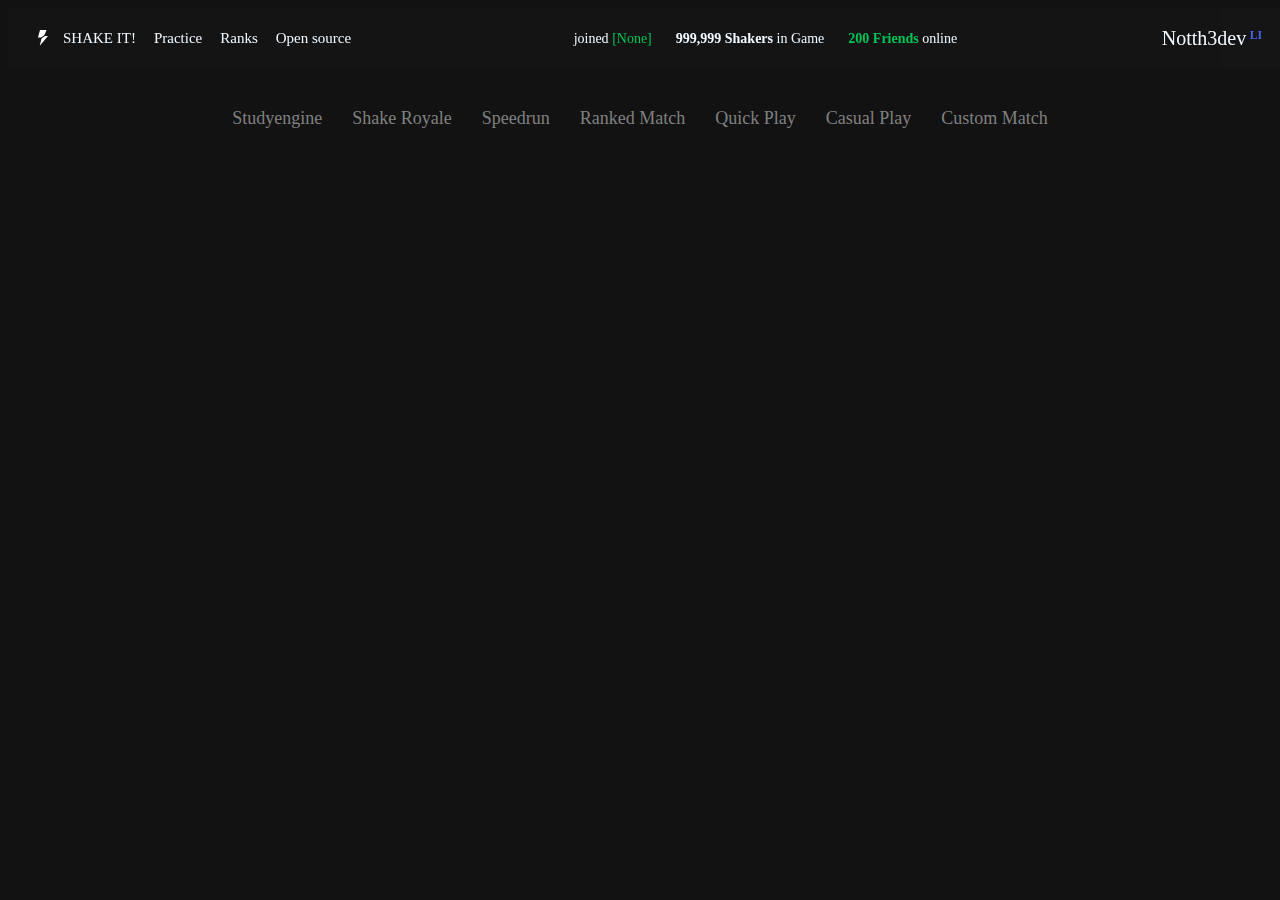
<file: matchlobby/index.html>
<!DOCTYPE html>
<html lang="en">
<head>
    <meta charset="UTF-8">
    <meta name="viewport" content="width=device-width, initial-scale=1.0">
    <title>Shakecode</title>
    <link rel="icon" type="image/x-icon" href="./asset/FAVICON.svg">
    <link rel="stylesheet" href="styles.css">
    <link rel="stylesheet" href="root.css">
</head>
<body>
    <div id="overlay" style="display: none;"></div>
    <div id="match-found-overlay" style="display: none;">
        <div class="overlay-content">
            <h2>Match Found!</h2>
            <p id="countdown-timer">5</p>
        </div>
    </div>
    
    
    <nav class="navbar">
        <div class="navbar-left">
            <img src="./asset/logo_img.svg" alt="Logo" class="logo">
            <a href="#" class="nav-link">SHAKE IT!</a>
            <a href="#" class="nav-link">Practice</a>
            <a href="#" class="nav-link">Ranks</a>
            <a href="#" class="nav-link">Open source</a>
        </div>
        <div class="navbar-mid">
            
            <span class="nav-text"><span class="highlight-gamestat" id="game-status">joined</span> <span id="game-name" style="color: var(--positive);">[None]</span></span>
            <span class="nav-text"><span class="highlight">999,999 Shakers</span> in Game</span>
            <span class="nav-text"><span class="highlight-green">200 Friends</span> online</span>
        </div>
        <div class="navbar-right">
            <span class="nav-text"><span class="username">Notth3dev</span> <span class="highlight-tier">B2</span></span>
        </div>
        
        
    </nav>

    <div class="tab-container">
        <div class="tabs">
            <span class="tab-item" onclick="showContent('studyengine', event)">Studyengine</span>
            <span class="tab-item" onclick="showContent('snakeRoyale', event)">Shake Royale</span>
            <span class="tab-item" onclick="showContent('speedrun', event)">Speedrun</span>
            <span class="tab-item" onclick="showContent('rankedMatch', event)">Ranked Match</span>
            <span class="tab-item" onclick="showContent('quickPlay', event)">Quick Play</span>
            <span class="tab-item" onclick="showContent('casualPlay', event)">Casual Play</span>
            <span class="tab-item" onclick="showContent('customMatch', event)">Custom Match</span>
        </div>
    </div>

    <div id="content" class="content">
        <div id="studyengine" class="content-item active">
            <h1>Studyengine</h1>
            <p>Attach Engine On your Study.</p>
            <p>learn / code with AI-based Studyengine</p>

        </div>
        <div id="snakeRoyale" class="content-item">
        <div class="discribe">1명이 남을때까지 경쟁합니다. 매 라운드 플레이어의 1/2이 탈락합니다.</div>
        <div class="number-overlay">
            <div class="userlv">57</div>
            <div class="center-content">
                <div class="countdown-container">
        <div class="countdown">
            <div class="game-start">
                <div class="label">Game starts in</div>
                <span id="time">31</span>
            </div>
            <div class="players-joined">
                <div class="label">Players Joined</div>
                <span id="players">88</span>
            </div>
        </div>
                <div class="username">Namwgwew</div>
            </div>
        </div>
        

        <div class="username-royale"></div>
        <div class="button-container">
            <button class="startbtn" data-game="Shake Royale">
                <div class="text-container">SHAKE IT!</div>
                <img src="./asset/logo_img.svg" alt="Logo" class="logo-inside-button">
            </button>
        </div>   
        <div class="queue">estimated time : 31s</div>
    </div>
        </div>


        <div id="speedrun" class="content-item">
            <div class="discribe">10분마다 문제가 초기화됩니다. 먼저 푸는 사람이 승리합니다.</div>
            <div class="number-overlay">
                <div class="userlv">57</div>
                <div class="center-content">
                    <div class="letter">S</div>
                    <div class="username">Namwgwew</div>
                </div>
            </div>

            <div class="button-container">
                <button class="startbtn" data-game="Speedrun">
                    <div class="text-container">SHAKE IT!</div>
                    <img src="./asset/logo_img.svg" alt="Logo" class="logo-inside-button">
                </button>
                
                <button class="startbtn">
                    <div class="text-container">
                        Review
                    </div>
                    <img src="./asset/logo_img.svg" alt="Logo" class="logo-inside-button">
                </button>
                
            </div>        
            
            <div class="queue">estimated time : 1m 25s</div>
        </div>
        
        
        <div id="rankedMatch" class="content-item">
            <div class="discribe">랭크를 두고 비슷한 실력의 사용자와 경쟁하세요. 본인의 실력을 보여주세요.</div>
            <div class="ranked-tier">VerylongTier IV</div>
            <div class="username">Player name</div>

                <div class="progress-title">League IV</div>
                <div class="progress-subtitle">
                    <span id="current-level">currnetlv</span>
                    <span style="font-size: 10px;">/<span id="level-max">levelmax</span></span>
                </div>
                
                <div class="progress-bar">
                    <div class="progress-bar-fill"></div>
                    <div class="progress-text-left">G2</div>
                    <div class="progress-text-right">G3</div>
                </div>

                <div class="button-container">
                    <button class="startbtn" data-game="Ranked Play">
                        <div class="text-container">SHAKE IT!</div>
                        <img src="./asset/logo_img.svg" alt="Logo" class="logo-inside-button">
                    </button>
                    
                    <button class="startbtn">
                        <div class="text-container">
                            Review
                        </div>
                        <img src="./asset/logo_img.svg" alt="Logo" class="logo-inside-button">
                    </button>
                    
                </div>
                <div class="queue">estimated time : 1m 25s</div>
                

        </div>

        <div id="quickPlay" class="content-item">
            <div class="discribe">빠른 플레이로 매치를 연습하세요.</div>
            <div class="number-overlay">
                <div class="userlv">57</div>
                <div class="center-content">
                    <div class="letter">Q</div>
                    <div class="username">Nojjjjjjj</div>
                </div>
            </div>

            <div class="button-container">
                <button class="startbtn" data-game="Quick Play">
                    <div class="text-container">SHAKE IT!</div>
                    <img src="./asset/logo_img.svg" alt="Logo" class="logo-inside-button">
                </button>
                
                <button class="startbtn">
                    <div class="text-container">
                        Review
                    </div>
                    <img src="./asset/logo_img.svg" alt="Logo" class="logo-inside-button">
                </button>
                
            </div>        
            
            <div class="queue">estimated time : 1m 25s</div>
                   
        </div>
        <div id="casualPlay" class="content-item">
            <div class="discribe">기본적인 모드입니다. 레벨을 올려 실력을 향상시키세요.</div>
            <div class="number-overlay">
                <div class="userlv">57</div>
                <div class="center-content">
                    <div class="letter">C</div>
                    <div class="username">Notth3dev</div>
                </div>
            </div>

            <div class="button-container">
                <button class="startbtn" data-game="Casual Play">
                    <div class="text-container">SHAKE IT!</div>
                    <img src="./asset/logo_img.svg" alt="Logo" class="logo-inside-button">
                </button>
                
                
                <button class="startbtn">
                    <div class="text-container">
                        Review
                    </div>
                    <img src="./asset/logo_img.svg" alt="Logo" class="logo-inside-button">
                </button>
                
            </div>        
            
            <div class="queue">estimated time : 1m 25s</div>
        </div>
        <div id="customMatch" class="content-item">
            <div class="customgame-container">
                <!-- Room Settings -->
                <div class="customgame-room-under">
                    <div class="customgame-settingbigtitle" style="font-size: 30px; font-weight: 20px;">Room settings</div>
                    <hr>
                    <div class="customgame-settingbigtitle">Basic</div>
                    <div class="customgame-settingtitle">Problem Set: <span class="customgame-settingpara">random</span></div>
                    <div class="customgame-settingtitle">Skills: <span class="customgame-settingpara-disabled">off</span></div>
                    <div class="customgame-settingtitle">Sudden death: <span class="customgame-settingpara-disabled">off</span></div>
    
                    <hr>
                    <div class="customgame-settingbigtitle">Players</div>
                    <div class="customgame-settingtitle">Max players : <span class="customgame-settingpara">6</span></div>
                    <div class="customgame-settingtitle">Min rank : <span class="customgame-settingpara-disabled">off</span></div>
                    <div class="customgame-settingtitle">Max rank : <span class="customgame-settingpara-disabled">off</span></div>
                </div>
                <div>
                    <div class="customgame-upper">
                    <div class="customgame-room-code">
                        
                        <div class="discribe">Room code</div>
                        <h1>560 1246</h1>
                        <p>Click to copy</p>
                    </div>
                    <div class="customgame-join-room" style="margin-top: 0px;">
                        <div class="discribe">Join the room</div>
                        <input type="text" placeholder="Enter Room Code">
                    </div>
                </div>
                    <div class="customgame-players">
                        <div class="customgame-player customgame-host">
                            <div style=" font-weight: 1000">Tier</div>
                            <p>[host] playername</p>
                        </div>
                        <div class="customgame-player">
                            +
                            <p>waiting...</p>
                        </div>
                        <div class="customgame-player">
                            +
                            <p>waiting...</p>
                        </div>
                        <div class="customgame-player">
                            +
                            <p>waiting...</p>
                        </div>
                        <div class="customgame-player">
                            +
                            <p>waiting...</p>
                        </div>
                    </div>
        
                    
                </div>
        
                <div class="customgame-room-logs">
                    <div class="topper"></div>
                    <div class="customgame-settingbigtitle" style="font-size: 30px;font-weight: 700">Room logs</div>
                    <p>No logs available.</p>
                </div>
            </div>
        </div>
    </div>

    <script src="script.js"></script>
    <script src="user.js"></script>

</body>
</html>
</file>
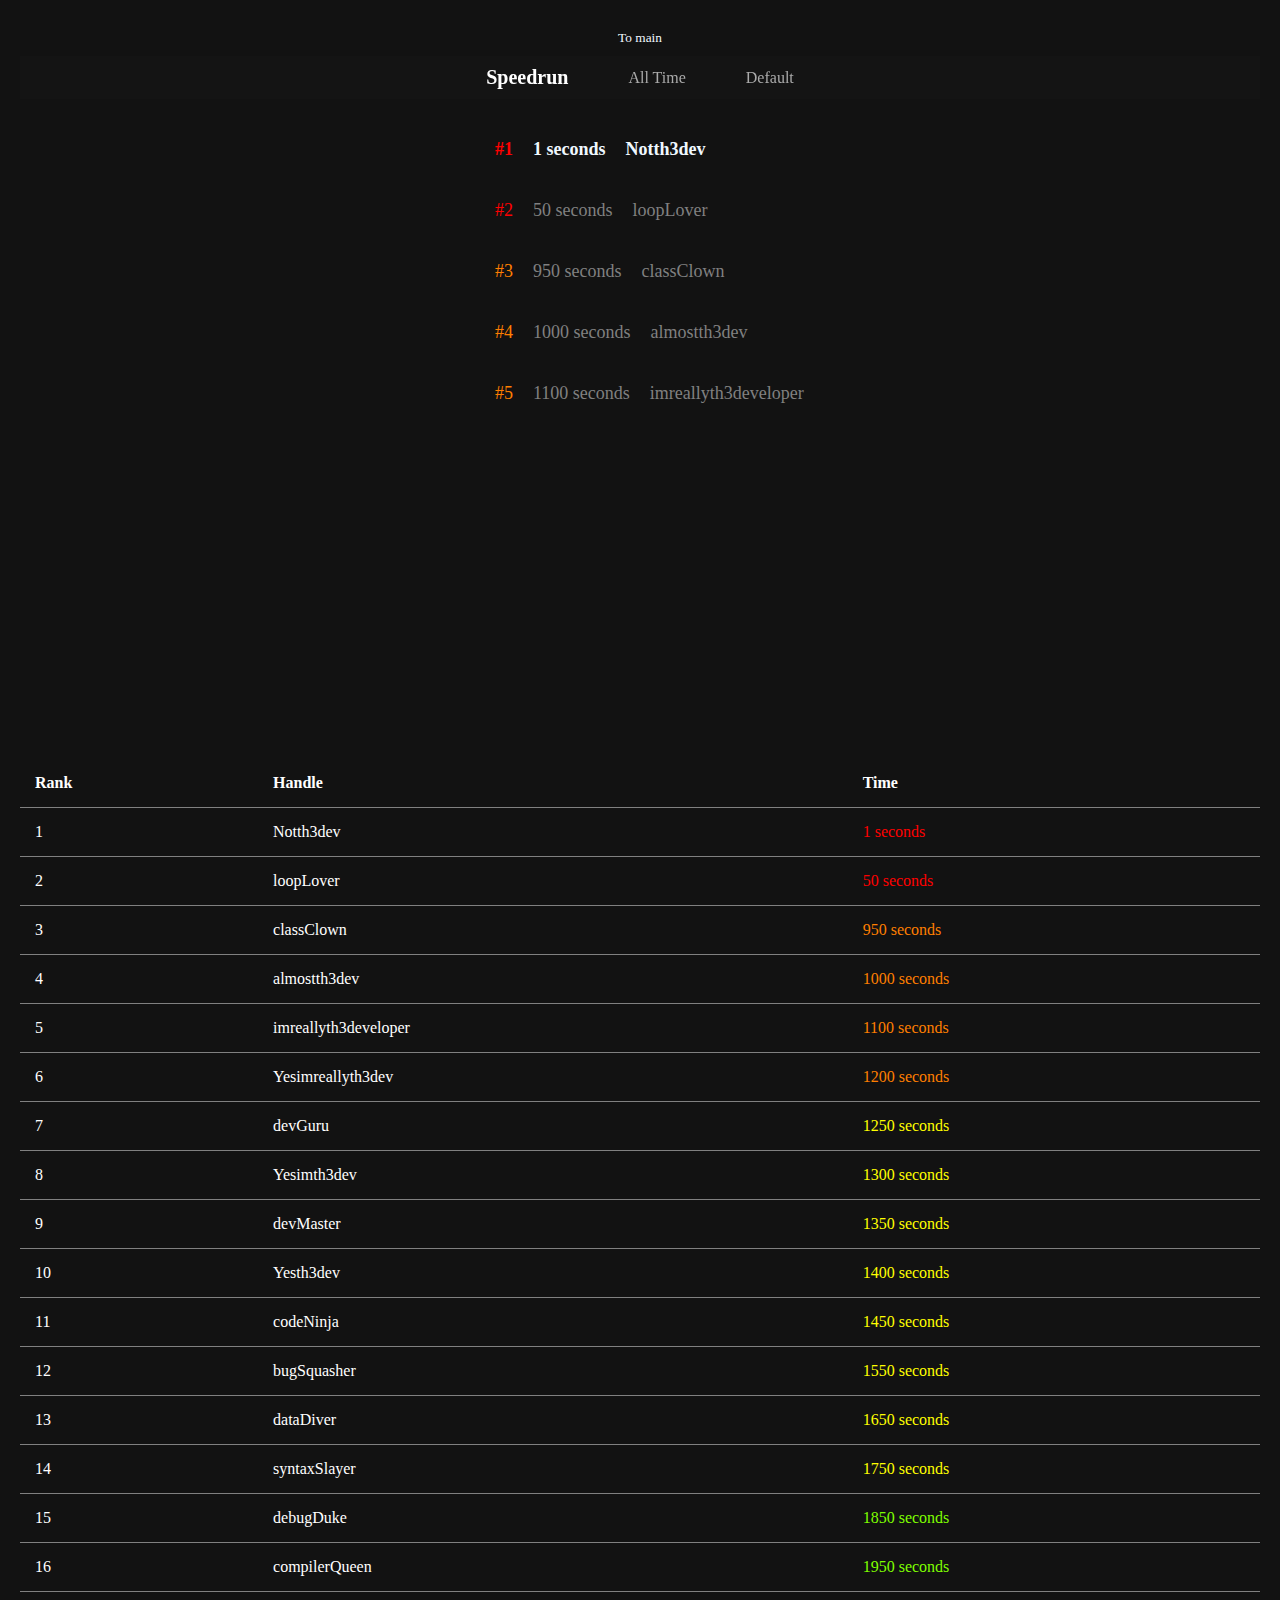
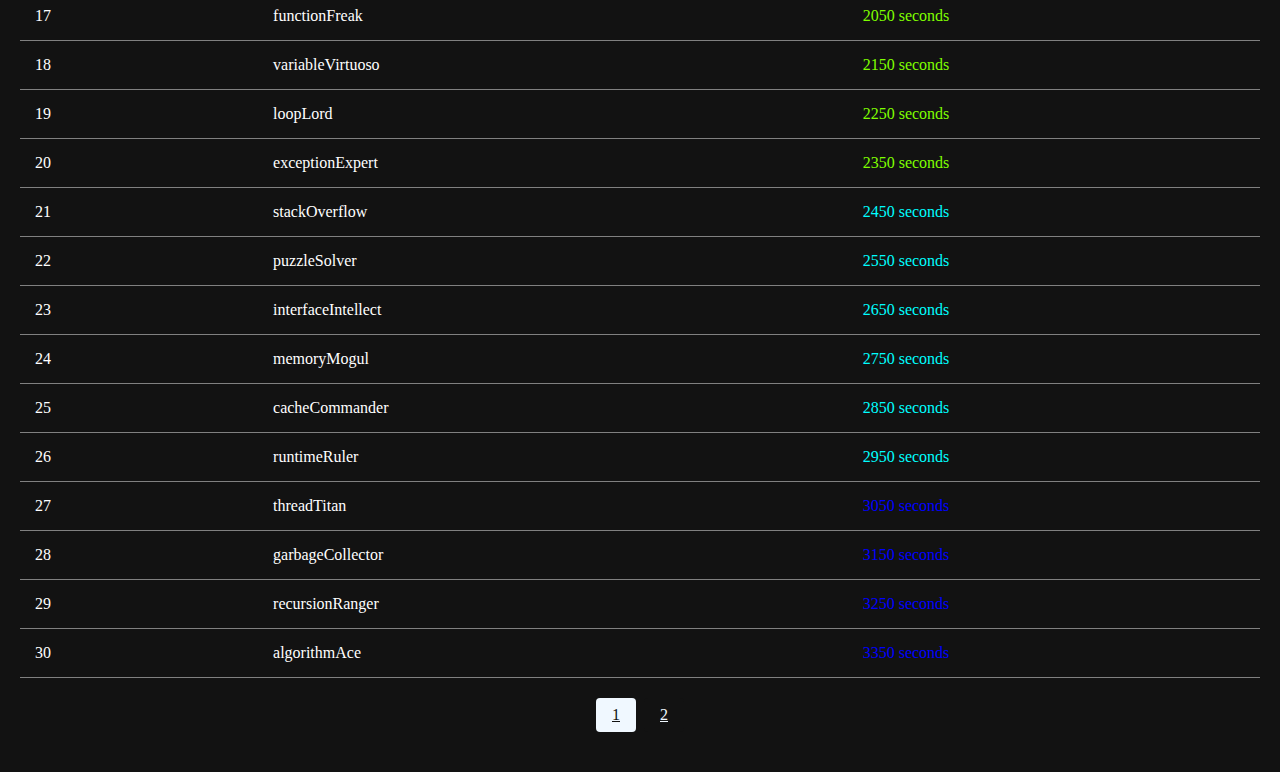
<file: rank/index.html>
<!DOCTYPE html>
<html lang="en">
<head>
    <meta charset="UTF-8">
    <meta name="viewport" content="width=device-width, initial-scale=1.0">
    <title>User Ranking System</title>
    <link rel="stylesheet" href="root.css">
    <link rel="stylesheet" href="rank.css">
</head>
<body>
    <button class="main">
        To main
    </button>
    <div class="tab-container">
        <button class="tab active" data-category="speedruntime">Speedrun</button>
        <button class="tab" data-category="alltime">All Time</button>
        <button class="tab" data-category="default">Default</button>
    </div>
    <div class="top5-outter">
        <div id="top5-container" class="top5-container"></div>
    </div>

    <div class="tab-content active" data-category="speedruntime">
        <table>
            <thead>
                <tr>
                    <th>Rank</th>
                    <th>Handle</th>
                    <th>Time</th>
                </tr>
            </thead>
            <tbody id="speedrun-table-body">
                <!-- Rows will be dynamically added here -->
            </tbody>
        </table>
        <div class="pagination" id="speedrun-pagination"></div> <!-- Pagination controls for Speedrun -->
    </div>

    <div class="tab-content" data-category="alltime">
        <table>
            <thead>
                <tr>
                    <th>Rank</th>
                    <th>Handle</th>
                    <th>High Score</th>
                </tr>
            </thead>
            <tbody id="alltime-table-body">
                <!-- Rows will be dynamically added here -->
            </tbody>
        </table>
        <div class="pagination" id="alltime-pagination"></div> <!-- Pagination controls for All Time -->
    </div>

    <div class="tab-content" data-category="default">
        <table>
            <thead>
                <tr>
                    <th>Rank</th>
                    <th>Handle</th>
                    <th>Tier</th>
                    <th>Score</th>
                </tr>
            </thead>
            <tbody id="default-table-body">
                <!-- Rows will be dynamically added here -->
            </tbody>
        </table>
        <div class="pagination" id="default-pagination"></div> <!-- Pagination controls for Default -->
    </div>

<script src="rank.js"></script>
</body>
</html>
</file>
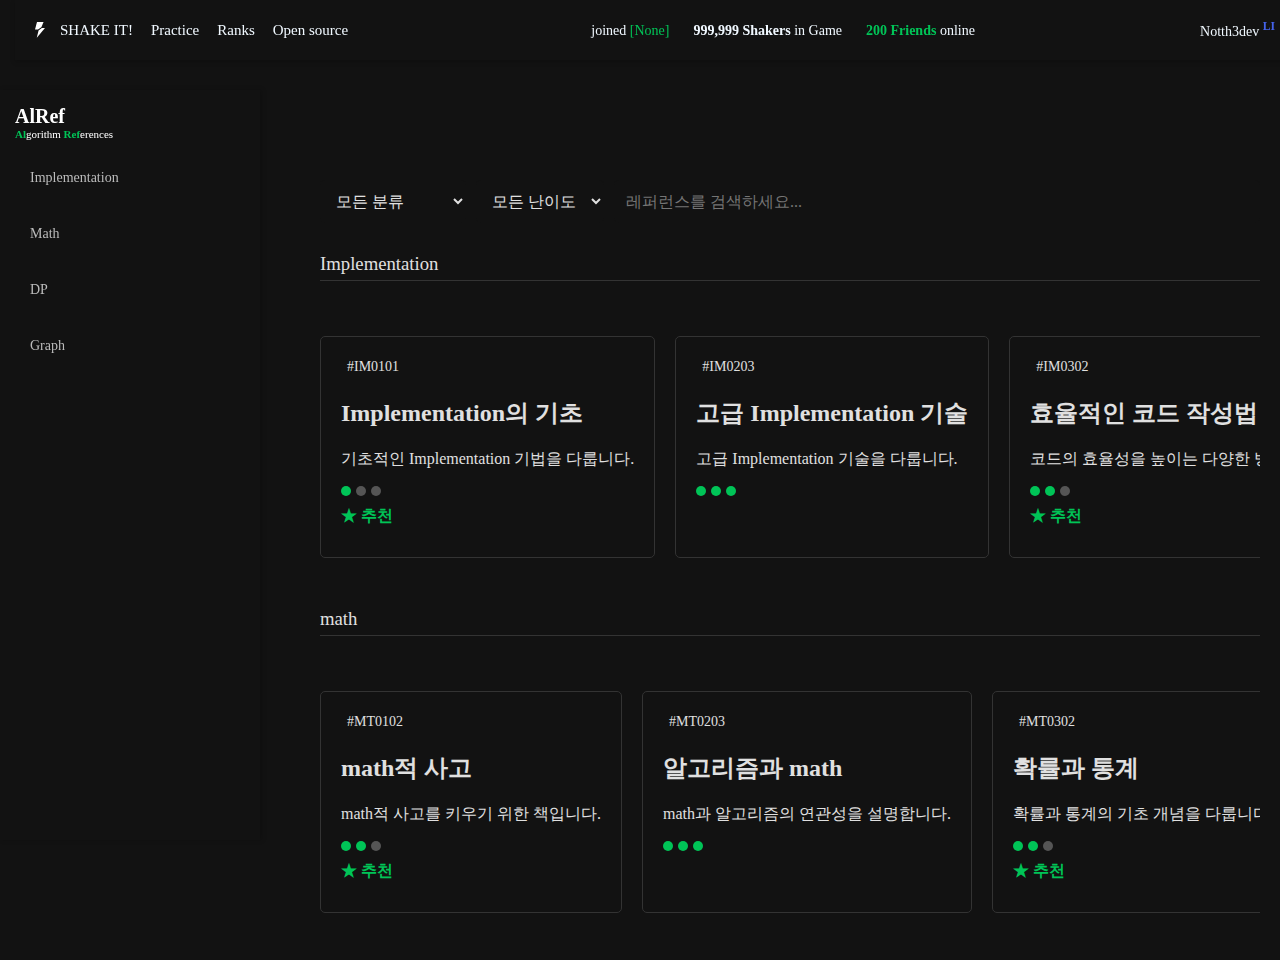
<file: ref/index.html>
<!DOCTYPE html>
<html lang="ko">
<head>
    <meta charset="UTF-8">
    <meta name="viewport" content="width=device-width, initial-scale=1.0">

    <link rel="icon" type="image/x-icon" href="./asset/FAVICON.svg">
    <title>AlRef</title>
    <link rel="stylesheet" href="root.css">
    <style>
        .navbar {
            position: sticky;
            top: 0;
            background-color: var(--background_color);
            display: flex;
            justify-content: space-between;
            padding: 10px;
            z-index: 1000;
            box-shadow: 0 2px 5px rgba(0, 0, 0, 0.2);
            margin-left: 15px;
        }
        body {
            font-family: Pretendard;
            margin: 0;
            background-color: var(--background_color);
            color: #e0e0e0;
            scroll-behavior: smooth;
            overflow: hidden;
        }
        .container::-webkit-scrollbar {
            display: none;
        }
        .grid-container::-webkit-scrollbar {
            display: none;
        }
        .sidebar {
            width: 230px;
            background-color: var(--background_color);
            padding: 15px;
            color: #fff;
            height: 80vh;
            position: fixed;
            top: 10vh;
            left: 0;
            z-index: 1000;
            overflow-y: auto;
            box-shadow: 2px 0 5px rgba(0, 0, 0, 0.2);
        }
        .sidebar h2 {
            color: #fff;
            font-weight: 300;
            text-align: center;
            margin-bottom: 30px;
            border-bottom: 1px solid #333;
            padding-bottom: 10px;
        }
        .sidebar ul {
            list-style-type: none;
            padding: 0;
        }
        .sidebar ul li {
            margin: 20px 0;
        }
        .sidebar ul li a {
            color: #bbb;
            text-decoration: none;
            font-size: 14px;
            display: block;
            padding: 10px 15px;
            border-radius: 5px;
            transition: background-color 0.3s ease;
        }
        .sidebar ul li a:hover {
            background-color: #333;
            color: #fff;
        }
        .container {
            margin-left: 300px;
            padding: 20px;
            background-color: var(--background_color);
            height: 100vh;
            overflow-y: auto;
            box-sizing: border-box;
        }
        .container h1 {
            font-weight: 300;
            border-bottom: 1px solid #333;
            padding-bottom: 10px;
            margin-bottom: 30px;
        }
        .search-bar {
            margin-bottom: 20px;
            background-color: var(--background_color);
            z-index: 999;
            padding: 10px 0;
            display: flex;
            gap: 10px;
            margin-top: 10vh;
        }
        .search-bar select, .search-bar input {
    padding: 12px;
    font-size: 16px;
    background-color: var(--background_color);
    color: #e0e0e0;
    border: none;
    border-radius: 5px;
    transition: box-shadow 0.3s ease;
}
.search-bar input{
    width: 90vh;
}
.search-bar input:focus, .search-bar select:focus {
    box-shadow: 0 0 10px rgba(0, 0, 0, 0.5);
    outline: none;
}

        .reference-group {
            margin-bottom: 40px;
        }
        .reference-group h3 {
            margin-bottom: 10px;
            border-bottom: 1px solid #333;
            padding-bottom: 5px;
            font-weight: 400;
        }
        .grid-container {
            display: flex;
            gap: 20px;
            flex-wrap: nowrap;
            padding-top: 5vh;
            overflow-x: auto;
            padding-bottom: 10px;
        }
        .grid-item {
            background-color: var(--background_color);
            padding: 20px;
            border: 1px solid #333;
            border-radius: 5px;
            min-width: 250px;
            box-sizing: border-box;
            transition: transform 0.3s ease;
            flex: 0 0 auto;
            transition: 0.5s ease-in-out;
        }
        .grid-item:hover {
            background-color: var(--main_text);
            color: var(--background_color);
            border: 1px var(--positive) solid;
        }
        .difficulty {
            display: flex;
            gap: 5px;
            margin-bottom: 10px;
        }
        .circle {
            width: 10px;
            height: 10px;
            border-radius: 50%;
            background-color: #555;
        }
        .filled {
            background-color: var(--positive);
        }
        .recommendation {
            color: var(--positive);
            font-weight: bold;
            margin-bottom: 10px;
        }
        .sidebartitle {
            font-size: 20px;
            font-weight: 700;
        }
        .sidebarsubtitle {
            font-size: 11px;
            font-weight: 200;
        }
        .green{
            color: var(--positive);
            font-weight: 600;
        }

        .tag {
            font-size: 14px;
            padding: 2px 6px;
            border-radius: 3px;
            margin-right: 5px;
            display: inline-block;
        }
    </style>
</head>
<body>
    <nav class="navbar">
        <div class="navbar-left">
            <img src="./asset/logo_img.svg" alt="Logo" class="logo">
            <a href="#" class="nav-link">SHAKE IT!</a>
            <a href="#" class="nav-link">Practice</a>
            <a href="#" class="nav-link">Ranks</a>
            <a href="#" class="nav-link">Open source</a>
        </div>
        <div class="navbar-mid">
            <span class="nav-text"><span class="highlight-gamestat" id="game-status">joined</span> <span id="game-name" style="color: var(--positive);">[None]</span></span>
            <span class="nav-text"><span class="highlight">999,999 Shakers</span> in Game</span>
            <span class="nav-text"><span class="highlight-green">200 Friends</span> online</span>
        </div>
        <div class="navbar-right">
            <span class="nav-text"><span class="username">Notth3dev</span> <span class="highlight-tier">B2</span></span>
        </div>
    </nav>

    <div class="sidebar">
        <div class="sidebartitle">AlRef</div>
        <div class="sidebarsubtitle">
            <span class="green">Al</span>gorithm
            <span class="green">Ref</span>erences</div>
        <ul>
            <li><a href="#Implementation">Implementation</a></li>
            <li><a href="#math">Math</a></li>
            <li><a href="#DP">DP</a></li>
            <li><a href="#Graph">Graph</a></li>
    </div>

    <div class="container">
        <div class="search-bar">
            <select id="category-filter">
                <option value="all">모든 분류</option>
                <option value="Implementation">Implementation</option>
                <option value="math">math</option>
                <option value="DP">DP</option>
                <option value="Graph">Graph</option>
            </select>
            <select id="difficulty-filter">
                <option value="all">모든 난이도</option>
                <option value="1">1</option>
                <option value="2">2</option>
                <option value="3">3</option>
            </select>
            <input type="text" id="search" placeholder="레퍼런스를 검색하세요..." onkeyup="filterReferences()">
        </div>

        <div id="Implementation" class="reference-group">
            <h3>Implementation</h3>
            <div class="grid-container" id="Implementation-grid">
                <!-- 동적으로 추가되는 레퍼런스 -->
            </div>
        </div>

        <div id="math" class="reference-group">
            <h3>math</h3>
            <div class="grid-container" id="math-grid">
                <!-- 동적으로 추가되는 레퍼런스 -->
            </div>
        </div>

        <div id="DP" class="reference-group">
            <h3>DP</h3>
            <div class="grid-container" id="DP-grid">
                <!-- 동적으로 추가되는 레퍼런스 -->
            </div>
        </div>

        <div id="Graph" class="reference-group">
            <h3>Graph</h3>
            <div class="grid-container" id="Graph-grid">
                <!-- 동적으로 추가되는 레퍼런스 -->
            </div>
        </div>
    </div>

    <script>

        const tagAbbreviations = {
            'Implementation': 'IM',
            'math': 'MT',
            'DP': 'DP',
            'Graph': 'GR'
        };

        const references = [
            { tag: 'Implementation', title: 'Implementation의 기초', difficulty: 1, recommendation: true, intro: '기초적인 Implementation 기법을 다룹니다.', link: 'http://127.0.0.1:5000/' },
            { tag: 'Implementation', title: '고급 Implementation 기술', difficulty: 3, recommendation: false, intro: '고급 Implementation 기술을 다룹니다.', link: 'advanced-implementation.html' },
            { tag: 'math', title: 'math적 사고', difficulty: 2, recommendation: true, intro: 'math적 사고를 키우기 위한 책입니다.', link: 'math-thinking.html' },
            { tag: 'math', title: '알고리즘과 math', difficulty: 3, recommendation: false, intro: 'math과 알고리즘의 연관성을 설명합니다.', link: 'algorithm-math.html' },
            { tag: 'DP', title: 'DP 기초', difficulty: 2, recommendation: true, intro: 'DP의 기초를 다룹니다.', link: 'dp-basics.html' },
            { tag: 'DP', title: '고급 DP', difficulty: 3, recommendation: false, intro: '고급 DP 기술을 다룹니다.', link: 'advanced-dp.html' },
            { tag: 'Graph', title: 'Graph 이론', difficulty: 2, recommendation: true, intro: 'Graph 이론의 기본을 설명합니다.', link: 'graph-theory.html' },
            { tag: 'Graph', title: 'Graph 알고리즘', difficulty: 3, recommendation: true, intro: 'Graph 알고리즘에 대한 상세한 설명을 제공합니다.', link: 'graph-algorithms.html' },

            { tag: 'Implementation', title: '효율적인 코드 작성법', difficulty: 2, recommendation: true, intro: '코드의 효율성을 높이는 다양한 방법을 배웁니다.', link: 'efficient-coding.html' },
            { tag: 'math', title: '확률과 통계', difficulty: 2, recommendation: true, intro: '확률과 통계의 기초 개념을 다룹니다.', link: 'probability-statistics.html' },
            { tag: 'DP', title: 'DP 심화', difficulty: 3, recommendation: true, intro: '복잡한 문제를 해결하기 위한 DP의 심화 내용을 다룹니다.', link: 'dp-advanced.html' },
            { tag: 'Graph', title: 'Graph 최적화', difficulty: 3, recommendation: false, intro: 'Graph 최적화 알고리즘을 학습합니다.', link: 'graph-optimization.html' }
        ];

        function generateTag(tag, index, difficulty) {
            const abbreviation = tagAbbreviations[tag];
            const formattedIndex = String(index).padStart(2, '0');
            const formattedDifficulty = String(difficulty).padStart(2, '0');
            return `#${abbreviation}${formattedIndex}${formattedDifficulty}`;
        }

        function addReference(tag, title, difficulty, recommendation, intro, link, index) {
            const newItem = document.createElement('div');
            newItem.classList.add('grid-item');

            let difficultyCircles = '';
            for (let i = 0; i < 3; i++) {
                if (i < difficulty) {
                    difficultyCircles += `<div class="circle filled"></div>`;
                } else {
                    difficultyCircles += `<div class="circle"></div>`;
                }
            }

            const tagText = generateTag(tag, index, difficulty);

            newItem.innerHTML = `
                <a href="${link}" style="text-decoration: none; color: inherit;">
                    <div class="tag">${tagText}</div>
                    <h2>${title}</h2>
                    <p>${intro}</p>
                    <div class="difficulty">${difficultyCircles}</div>
                    <div class="recommendation">${recommendation ? '★ 추천' : ''}</div>

                </a>
            `;

            document.getElementById(`${tag}-grid`).appendChild(newItem);
        }

        const categoryIndices = {
            'Implementation': 1,
            'math': 1,
            'DP': 1,
            'Graph': 1
        };

        references.forEach(ref => {
            const currentIndex = categoryIndices[ref.tag];
            addReference(ref.tag, ref.title, ref.difficulty, ref.recommendation, ref.intro, ref.link, currentIndex);
            categoryIndices[ref.tag] += 1; 
        });

function filterReferences() {
    const searchInput = document.getElementById('search').value.toLowerCase();
    const selectedCategory = document.getElementById('category-filter').value;
    const selectedDifficulty = document.getElementById('difficulty-filter').value;
    const gridItems = document.getElementsByClassName('grid-item');

    for (let i = 0; i < gridItems.length; i++) {
        const item = gridItems[i];
        const text = item.textContent || item.innerText;
        const itemCategory = item.querySelector('.tag').textContent; 
        const itemDifficulty = item.querySelectorAll('.difficulty .filled').length; 

        const matchesSearch = text.toLowerCase().includes(searchInput);
        const matchesCategory = selectedCategory === 'all' || itemCategory.includes(tagAbbreviations[selectedCategory]);
        const matchesDifficulty = selectedDifficulty === 'all' || itemDifficulty === parseInt(selectedDifficulty);

        if (matchesSearch && matchesCategory && matchesDifficulty) {
            item.style.display = '';
        } else {
            item.style.display = 'none';
        }
    }
}

document.getElementById('category-filter').addEventListener('change', filterReferences);
document.getElementById('difficulty-filter').addEventListener('change', filterReferences);
document.getElementById('search').addEventListener('keyup', filterReferences);

        document.querySelectorAll('.sidebar ul li a').forEach(anchor => {
            anchor.addEventListener('click', function(e) {
                e.preventDefault();
                document.querySelector(this.getAttribute('href')).scrollIntoView({
                    behavior: 'smooth'
                });
            });
        });
    </script>
    <script src="user.js"></script>
</body>
</html>
</file>
<file: matchlobby/styles.css>
.game-name{
    color: var(--positive);
}
#overlay {
    position: fixed;
    top: 0;
    left: 0;
    width: 100%;
    height: 30%;
    background-color: rgba(0, 0, 0, 0); 
    z-index: 9999; 
    cursor: not-allowed; 
}

* {
	font-family: Pretendard;
}

body {
	background-color: var(--background_color);
	color: var(--main_text);
	overflow-x: hidden;
}

.tab-container {
	position: relative;
	display: flex;
	justify-content: center;
	align-items: center;
	height: 60px;
	overflow-x: auto;
	white-space: nowrap;
	margin-top: 20px;
}

.tabs {
	display: inline-flex;
	justify-content: center;
	align-items: center;
}

.tab-item {
	margin: 0 15px;
	cursor: pointer;
	color: var(--sub_text);
	font-size: 18px;
	transition: all 0.3s ease;
	white-space: nowrap;
	display: flex;
	align-items: center;
	font-weight: 400;
}

.tab-item:hover {
	color: var(--main_text);
}

.tab-item.selected {
	color: var(--main_text);
	font-size: 35px;
	font-weight: 600;
}

.content {
	text-align: center;
}

.content-item {
	display: none;
	position: absolute;
	left: 50%;
	transform: translateX(-50%) translateY(20px);

	width: 100%;
	height: max-content;
	align-items: center;
	text-align: center;
	opacity: 0;

	transition: transform 0.4s ease, opacity 0.4s ease;

}

.content-item.active {
	display: block;
	transform: translateX(-50%) translateY(0);

	opacity: 1;

}

.username {
	color: var(--main_text);
	font-size: 20px;
}

.ranked-tier {
	color: var(--user_tier);
	font-size: 70px;
	font-weight: 700;
	margin-top: 30px;
}

.progress-title {
	font-size: 14px;
	color: var(--main_text);
	margin-top: 50px;
}

.progress-subtitle {
	font-size: 18px;
	color: var(--user_tier);
	font-weight: bold;
}

.progress-bar {
	position: relative;
	background-color: var(--main_text);
	height: 10px;
	border-radius: 5px;
	overflow: hidden;
	margin-top: 10px;
	box-shadow: 0 0 12px 1px var(--user_tier);

	left: 50%;
	transform: translateX(-50%);
	width: 800px;
}

.progress-bar-fill {
	background-color: var(--user_tier);
	height: 100%;
	width: 50%;

	border-radius: 5px;
	box-shadow: 0px 0px 0.899999618530273px var(--user_tier);
}

.progress-text-left {
	position: absolute;
	top: -25px;
	left: 0;
	font-size: 12px;
}

.progress-text-right {
	position: absolute;
	top: -25px;
	right: 0;
	font-size: 12px;
	color: var(--user_tier);
}

.startbtn {
	background-color: rgba(0, 0, 0, 0);
	border: var(--main_text) 3px solid;
	border-radius: 60px;
	width: 180px;
	height: 50px;
	transition: ease-in-out 0.2s;
	color: #dddddd;
	display: flex;

	align-items: center;

	justify-content: center;

	gap: 10px;

	padding: 0 20px;

	text-align: center;
	font-size: 16px;

	font-weight: bold;

	word-wrap: unset;
	cursor: pointer;
}

.text-container {
	text-align: left;

	line-height: 1.2;

}

.startbtn:hover {
	border: var(--user_tier) 3px solid;
}

.logo-inside-button {
	width: 10px;

	height: auto;

}

.button-container {
	display: flex;
	justify-content: center;

	gap: 20px;

	margin-top: 40px;

	left: 50%;
	transform: translateX(-50%);
	position: absolute;
}

.startbtn {
	background-color: rgba(0, 0, 0, 0);
	border: var(--main_text) 3px solid;
	border-radius: 60px;
	width: 180px;
	height: 50px;
	transition: ease-in-out 0.5s;
	color: #dddddd;
	align-items: center;
	text-align: center;
	box-shadow: 0 0 13px 3px #5a5a5a;
}

.qstartbtn {
    background-color: rgba(0, 0, 0, 0);
    border: var(--main_text) 3px solid;
    border-radius: 60px;
    width: 180px;
    height: 50px;
    transition: ease-in-out 0.5s;
    color: #dddddd;
    display: flex; 
    justify-content: center; 
    align-items: center; 
    text-align: center;
    box-shadow: 0 0 13px 3px #5a5a5a;
    font-weight: bold; 
    font-size: 16px; 
    cursor: pointer; 
    gap: 10px;
}

.startbtn:hover {
	border: var(--user_tier) 3px solid;
}

.number-overlay {
	position: relative;
	text-align: center;
	margin-top: 50px;
}

.userlv {
	font-size: 280px;

	color: rgba(255, 255, 255, 0.1);

	font-weight: bold;
	position: absolute;
	top: 50%;
	left: 50%;
	transform: translate(-50%, -50%);
}

.large-numbers span {
	margin-left: 0.2em;

}

.center-content {
	position: relative;
	z-index: 1;

}

.letter {
	font-size: 180px;

	color: var(--main_text);

	font-weight: 900;
}

.queue {
	font-size: 15px;
	color: var(--sub_text);
	margin-top: 120px;
	font-weight: 200;
}

.discribe {
	font-size: 15px;
	font-weight: 200;
	color: var(--sub_text);
	margin-top: 10px;
}

.countdown-container {
	text-align: center;
}

.countdown {
	display: flex;
	justify-content: space-between;

	align-items: center;
	font-weight: bold;
	font-size: 120px;
	max-width: 400px;

	margin: 0 auto;

	position: relative;
	margin-top: 50px;
}

.topper {
	width: px;
	height: 50px;
	background: #23262A;
	border-top-left-radius: 29px;
	border-top-right-radius: 29px;
	left: 0;
	top: 0;
	position: absolute;
}

.countdown span {
	position: relative;
	z-index: 2;
}

.label {
	font-size: 18px;
	font-weight: normal;
	color: rgba(255, 255, 255, 0.8);
	margin-bottom: 10px;
}

.game-start,
.players-joined {
	text-align: center;
	width: auto;
	margin: 0 1px;

}

.username-royale.ready {
	color: var(--positive);
	font-size: 20px;
}

.username-royale.unready {
	color: #C40000;
	font-size: 20px;
}

.customgame-container {
	display: grid;
	grid-template-columns: 1fr 2fr 1fr;
	gap: 30px;
	width: 80%;
	max-width: 1200px;
	text-align: center;

	position: absolute;
	left: 50%;
	transform: translateX(-50%);
	margin-left: 10px;
	margin-top: 30px;
}

.customgame-room-settings h2,
.customgame-room-logs h2 {
	font-size: 20px;
	margin-bottom: 15px;
}

.customgame-room-code {
	margin-bottom: 20px;
}

.customgame-room-code h1 {
	font-size: 48px;
	margin: 10px 0;
}

.customgame-room-code p {
	font-size: 14px;
	color: #888;
}

.customgame-join-room {
	margin-top: 20px;
}

.customgame-join-room input {
	width: 300px;
	padding: 10px;
	font-size: 24px;
	text-align: center;
	border: none;
	border-radius: 5px;
	margin-top: 10px;
	background-color: rgba(0, 0, 0, 0);
	outline: none;
	color: var(--main_text);
}

.customgame-players {
	display: grid;
	grid-template-columns: repeat(3, 1fr);
	gap: 10px;
	text-align: center;
}

.customgame-player {
	background-color: #1e1e1e;
	padding: 20px;
	border-radius: 10px;
	font-size: 24px;
	color: #ccc;
	cursor: pointer;
}

.customgame-player.customgame-host {
	color: #4563EB;
}

.customgame-player p {
	margin: 10px 0 0;
	font-size: 14px;
}

.customgame-room-under {
	text-align: left;
	padding: 20px;
	border-radius: 10px;
	width: 260px;
}

.customgame-upper {
	display: flex;

	justify-content: space-between;

	align-items: center;

	gap: 20px;

}

.customgame-settingbigtitle {
	color: var(--main_text);
	font-size: 20px;
	font-weight: 600;
}

.customgame-settingtitle {
	color: var(--main_text);
	font-size: 12px;
	font-weight: 400;
}

.customgame-settingpara {
	color: var(--main_text);
	font-size: 14px;
	font-weight: 600;
	cursor: pointer;
}

.customgame-settingpara-disabled {
	color: var(--sub_text);
	font-size: 14px;
	font-weight: 600;
	cursor: pointer;
	transition: ease-in-out 0.2s;
}
</file>
<file: matchlobby/root.css>
:root {
    --background_color : #121212;
    --main_text : #f0f8ff; 
    --sub_text : gray;
    --positive : #00C457;
    --negative : #C40000;

    --tier_iron : #A0A0A0;
    --tier_bronze : #975936;
    --tier_silver : #c0c0c0;
    --tier_gold : #fd9900;
    --tier_platinum : #07C0D9;
    --tier_diamond : #9902B2;
    --tier_emerald : #02B50A;
    --tier_conqueror : #DA092F;
    --tier_lumen : #4563EB;

    --user_tier: var(--tier_iron); /* Placeholder value */
}

body {
    background-color: var(--background_color);
    color: var(--main_text);
    overflow-x: hidden;
}

* {
    font-family: Pretendard;
}

.navbar {
    display: flex;
    justify-content: space-between;
    align-items: center;
    padding: 10px 20px;
    height: 40px;
    width: 100%;
    background: rgba(217, 217, 217, 0.01);
    backdrop-filter: blur(43.90px);
}

.navbar-left,
.navbar-right {
    display: flex;
    align-items: center;
}

.navbar-right {
    margin-right: 30px;
}

.logo {
    margin-left: 10px;
    width: 10px;
    height: auto;
    margin-right: 15px;
}

.nav-link {
    margin-right: 18px;
    text-decoration: none;
    color: var(--main_text);
    font-size: 15px;
    font-weight: 400;
    transition: color 0.3s ease;
}
.nav-text {
	margin-left: 20px;
	font-size: 14px;
	color: var(--main_text);
}
.nav-link:hover {
    color: var(--main_text);
}

.highlight {
    font-weight: bold;
    color: var(--main_text);
}

.highlight-green {
    font-weight: bold;
    color: var(--positive);
}

.highlight-tier {
    font-weight: bold;
    color: var(--user_tier);
}


.text-container {
    text-align: left;
    line-height: 1.2;
}
</file>
<file: rank/root.css>
:root {
    --background_color : #121212;
    --main_text : #f0f8ff; 
    --sub_text : gray;
    --positive : #00C457;
    --negative : #C40000;

    --tier_iron : #A0A0A0;
    --tier_bronze : #975936;
    --tier_silver : #c0c0c0;
    --tier_gold : #fd9900;
    --tier_platinum : #07C0D9;
    --tier_diamond : #9902B2;
    --tier_emerald : #02B50A;
    --tier_conqueror : #DA092F;
    --tier_lumen : #4563EB;

    --user_tier: var(--tier_gold); /* _Placeholder value */
}

body {
    background-color: var(--background_color);
    color: var(--main_text);
    overflow-x: hidden;
}

* {
    font-family: Pretendard;
}

.navbar {
    display: flex;
    justify-content: space-between;
    align-items: center;
    padding: 10px 20px;
    height: 40px;
    width: 100%;
    background: rgba(217, 217, 217, 0.01);
    backdrop-filter: blur(43.90px);
}

.navbar-left,
.navbar-right {
    display: flex;
    align-items: center;
}

.navbar-right {
    margin-right: 30px;
}

.logo {
    margin-left: 10px;
    width: 10px;
    height: auto;
    margin-right: 15px;
}

.nav-link {
    margin-right: 18px;
    text-decoration: none;
    color: var(--main_text);
    font-size: 15px;
    font-weight: 400;
    transition: color 0.3s ease;
}
.nav-text {
	margin-left: 20px;
	font-size: 14px;
	color: var(--main_text);
}
.nav-link:hover {
    color: var(--main_text);
}

.highlight {
    font-weight: bold;
    color: var(--main_text);
}

.highlight-green {
    font-weight: bold;
    color: var(--positive);
}

.highlight-tier {
    font-weight: bold;
    color: var(--user_tier);
}


.text-container {
    text-align: left;
    line-height: 1.2;
}
</file>
<file: rank/rank.css>
body {
    font-family: Pretendard;
    background-color: var(--background_color);
    color: white;
    margin: 0;
    padding: 20px;
    display: flex;
    flex-direction: column;
    justify-content: center;
    align-items: center;
}
.tab-container {
    display: flex;
    justify-content: center;
    margin-bottom: 20px;
    gap: 20px; /* Add spacing between tabs */
    position: sticky;
    top: 0;
    background: rgba(217, 217, 217, 0.01); backdrop-filter: blur(43.90px);
    z-index: 10;
    width: 100%;
}
.tab {
    padding: 10px 20px;
    cursor: pointer;
    background: transparent;
    color: #aaa;
    font-size: 16px;
    font-weight: normal;
    border: none;
    outline: none;
    transition: color 0.3s, font-size 0.3s;
}
.tab:hover {
    color: #fff; /* Hover effect for non-selected tabs */
}
.tab.active {
    color: #fff;
    font-size: 20px;
    font-weight: bold;
}
.tab-content {
    display: none;
    width: 100%; /* Ensure content spans full width */
    margin-top: -10px;
}
.tab-content.active {
    display: block;
}
.top5-outter {
    width: 100%;
    margin-bottom: 20px;
    align-items: center;
    display: flex;
}
.top5-container {
    width: 100%;
    display: flex;
    flex-direction: column;
    margin-left: 50%;
    transform: translateX(-25%);
    height: 70vh;
}
.top5-container .top {
    display: flex;
    align-items: center;
    margin: 10px 0;
    padding: 10px;
    border-radius: 5px;
    color: var(--sub_text);
    font-weight: lighter;
}
.top5-container .top.first-place {
    font-size: 24px;
    color: var(--main_text);
    font-weight: bold;
}
.top5-container .top .rank,
.top5-container .top .score,
.top5-container .top .handle,
.top5-container .top .level {
    margin-right: 20px;
    font-size: 18px;
}
table {
    width: 100%; /* Set table width to full width */
    border-collapse: collapse;
    background-color: var(--background_color);
}
th, td {
    padding: 15px;
    text-align: left;
    border-bottom: 1px solid var(--sub_text);
}
th {
    background-color: var(--background_color);
}
tr {
    transition: 0.2s ease-in-out;
}
tr:hover {
    background-color: #333;
}
.pagination {
    display: flex;
    justify-content: center;
    margin: 20px 0;
}
.pagination a {
    color: var(--main_text);
    padding: 8px 16px;
    margin: 0 4px;
    border-radius: 4px;
    transition: 0.3s ease-in-out;
    background-color: var(--background_color);
}
.pagination a.active {
    background-color: var(--main_text);
    color: var(--background_color);
}
.pagination a:hover:not(.active) {
    background-color: #555;
}
#userSearch{
    background:transparent;
    color: var(--main_text);
    border: none;
}
.main{
    background-color: var(--background_color);
    color: var(--main_text);
    border: none;
    cursor: pointer;
    padding: 10px;
}
</file>
<file: ref/root.css>
:root {
    --background_color : #121212;
    --main_text : #f0f8ff; 
    --sub_text : gray;
    --positive : #00C457;
    --negative : #C40000;

    --tier_iron : #A0A0A0;
    --tier_bronze : #975936;
    --tier_silver : #c0c0c0;
    --tier_gold : #fd9900;
    --tier_platinum : #07C0D9;
    --tier_diamond : #9902B2;
    --tier_emerald : #02B50A;
    --tier_conqueror : #DA092F;
    --tier_lumen : #4563EB;

    --user_tier: var(--tier_iron); /* Placeholder value */
}

body {
    background-color: var(--background_color);
    color: var(--main_text);
    overflow-x: hidden;
}

* {
    font-family: Pretendard;
}

.navbar {
    display: flex;
    justify-content: space-between;
    align-items: center;
    padding: 10px 20px;
    height: 40px;
    width: 100%;
    background: rgba(217, 217, 217, 0.01);
    backdrop-filter: blur(43.90px);
}

.navbar-left,
.navbar-right {
    display: flex;
    align-items: center;
}

.navbar-right {
    margin-right: 30px;
}

.logo {
    margin-left: 10px;
    width: 10px;
    height: auto;
    margin-right: 15px;
}

.nav-link {
    margin-right: 18px;
    text-decoration: none;
    color: var(--main_text);
    font-size: 15px;
    font-weight: 400;
    transition: color 0.3s ease;
}
.nav-text {
	margin-left: 20px;
	font-size: 14px;
	color: var(--main_text);
}
.nav-link:hover {
    color: var(--main_text);
}

.highlight {
    font-weight: bold;
    color: var(--main_text);
}

.highlight-green {
    font-weight: bold;
    color: var(--positive);
}

.highlight-tier {
    font-weight: bold;
    color: var(--user_tier);
}


.text-container {
    text-align: left;
    line-height: 1.2;
}
</file>
